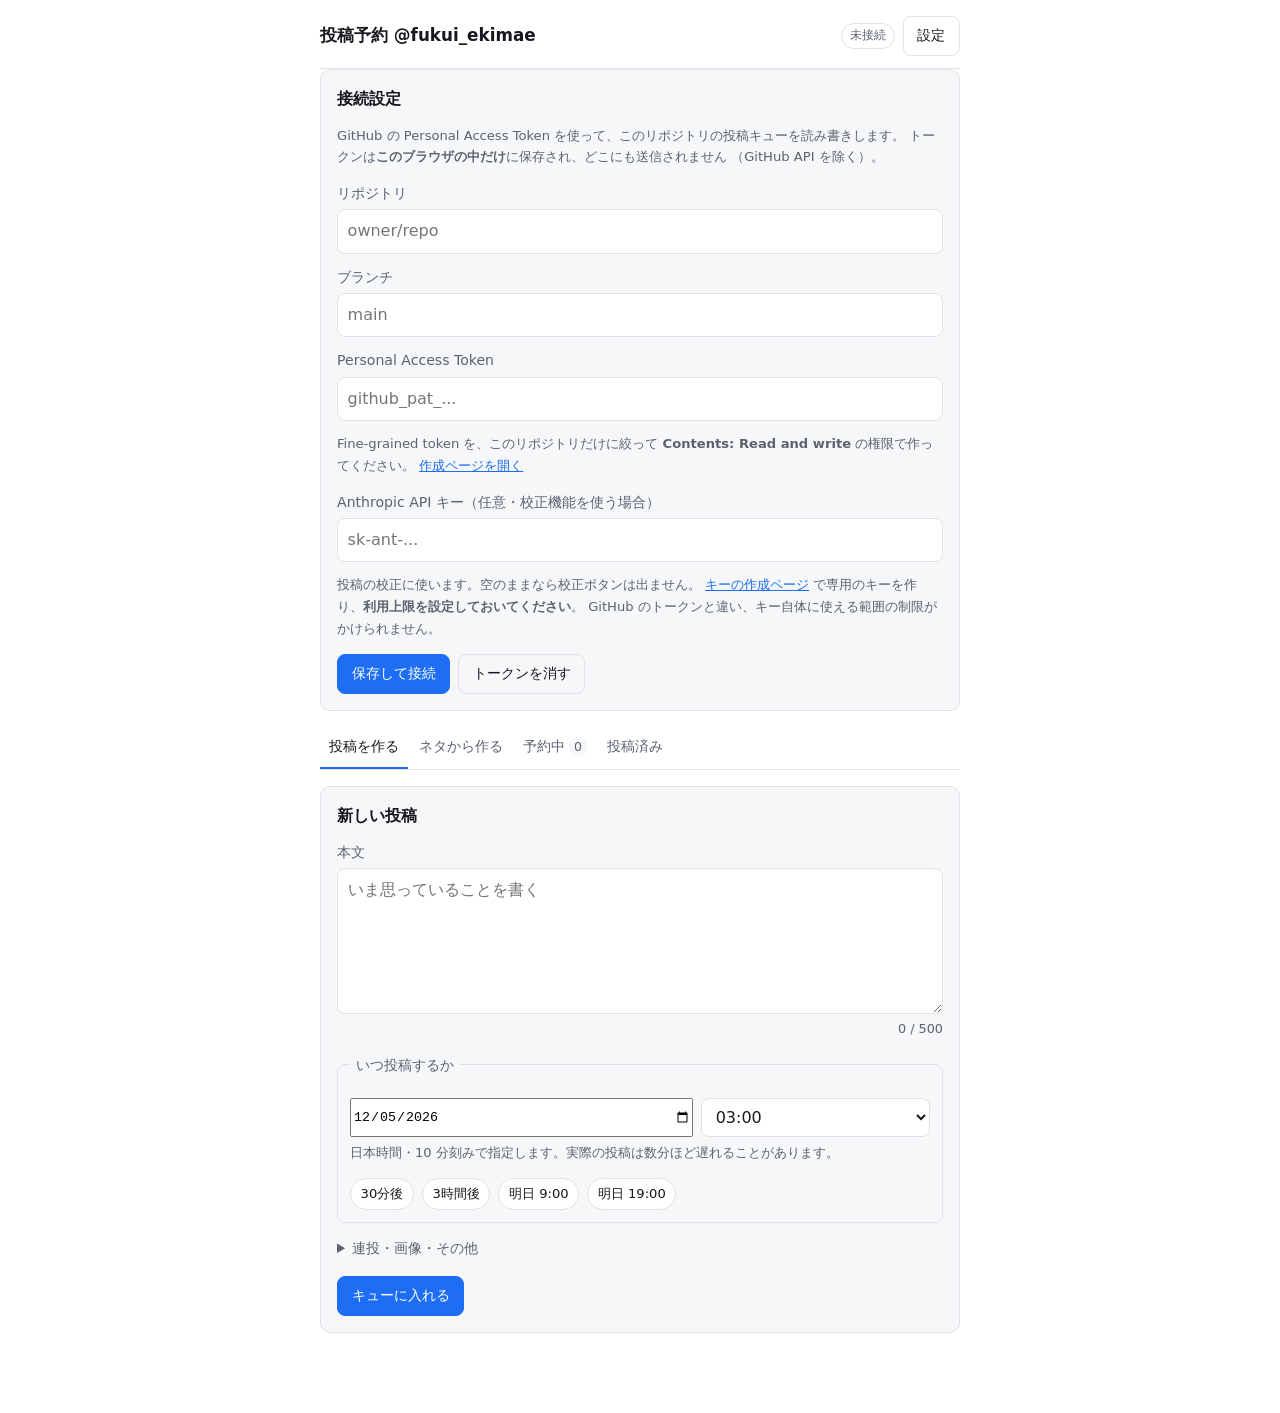
<file: docs/yoyaku/index.html>
<!doctype html>
<html lang="ja">
  <head>
    <meta charset="utf-8" />
    <meta name="viewport" content="width=device-width, initial-scale=1" />
    <meta name="color-scheme" content="light dark" />
    <title>投稿予約｜@fukui_ekimae</title>
    <meta name="robots" content="noindex" />
    <link rel="stylesheet" href="./styles.css?v=11" />
  </head>
  <body>
    <header class="topbar">
      <h1>投稿予約 @fukui_ekimae</h1>
      <div class="topbar-actions">
        <span id="conn" class="badge badge-off">未接続</span>
        <button id="open-settings" class="btn btn-ghost" type="button">設定</button>
      </div>
    </header>

    <div id="banner" class="banner" hidden></div>

    <!-- 設定 -->
    <section id="settings" class="panel" hidden>
      <h2>接続設定</h2>
      <p class="note">
        GitHub の Personal Access Token を使って、このリポジトリの投稿キューを読み書きします。
        トークンは<strong>このブラウザの中だけ</strong>に保存され、どこにも送信されません
        （GitHub API を除く）。
      </p>
      <label>
        リポジトリ
        <input id="cfg-repo" type="text" placeholder="owner/repo" autocomplete="off" />
      </label>
      <label>
        ブランチ
        <input id="cfg-branch" type="text" placeholder="main" autocomplete="off" />
      </label>
      <label>
        Personal Access Token
        <input id="cfg-token" type="password" placeholder="github_pat_..." autocomplete="off" />
      </label>
      <p class="note">
        Fine-grained token を、このリポジトリだけに絞って
        <strong>Contents: Read and write</strong> の権限で作ってください。
        <a id="pat-link" href="https://github.com/settings/personal-access-tokens/new" target="_blank" rel="noreferrer">作成ページを開く</a>
      </p>

      <label>
        Anthropic API キー（任意・校正機能を使う場合）
        <input id="cfg-anthropic" type="password" placeholder="sk-ant-..." autocomplete="off" />
      </label>
      <p class="note">
        投稿の校正に使います。空のままなら校正ボタンは出ません。
        <a href="https://console.anthropic.com/settings/keys" target="_blank" rel="noreferrer">キーの作成ページ</a>
        で専用のキーを作り、<strong>利用上限を設定しておいてください</strong>。
        GitHub のトークンと違い、キー自体に使える範囲の制限がかけられません。
      </p>
      <div class="row">
        <button id="save-settings" class="btn btn-primary" type="button">保存して接続</button>
        <button id="clear-settings" class="btn btn-ghost" type="button">トークンを消す</button>
      </div>
    </section>

    <nav class="tabs" role="tablist">
      <button class="tab is-active" data-tab="compose" role="tab" type="button">投稿を作る</button>
      <button class="tab" data-tab="split" role="tab" type="button">ネタから作る</button>
      <button class="tab" data-tab="queue" role="tab" type="button">
        予約中 <span id="queue-count" class="count">0</span>
      </button>
      <button class="tab" data-tab="history" role="tab" type="button">投稿済み</button>
    </nav>

    <!-- 投稿を作る -->
    <section id="tab-compose" class="tabpanel" role="tabpanel">
      <form id="composer" class="panel">
        <div id="edit-bar" class="edit-bar" hidden>
          <span class="edit-chip">編集中</span>
          <span id="edit-target" class="edit-target"></span>
          <button id="cancel-edit-top" class="btn btn-ghost" type="button">やめる</button>
        </div>
        <h2 id="composer-title">新しい投稿</h2>

        <label>
          本文
          <textarea id="f-text" rows="5" maxlength="500" placeholder="いま思っていることを書く"></textarea>
        </label>
        <div class="counter"><span id="count-text">0</span> / 500</div>

        <div class="row proofread-bar" id="proofread-bar" hidden>
          <button id="proofread" class="btn" type="button">Claude で校正する</button>
          <span id="proofread-status" class="note"></span>
        </div>

        <div id="proofread-result" class="proofread" hidden>
          <div class="field-label">校正案</div>
          <div id="proofread-text" class="card-text"></div>
          <ul id="proofread-notes" class="notes"></ul>
          <div class="row">
            <button id="apply-proofread" class="btn btn-primary" type="button">この文面にする</button>
            <button id="dismiss-proofread" class="btn btn-ghost" type="button">閉じる</button>
          </div>
        </div>

        <fieldset class="when">
          <legend>いつ投稿するか</legend>
          <div id="when-scheduled">
            <div class="datetime">
              <input id="f-date" type="date" aria-label="投稿する日付" />
              <select id="f-time" aria-label="投稿する時刻"></select>
            </div>
            <div class="note">日本時間・10 分刻みで指定します。実際の投稿は数分ほど遅れることがあります。</div>
            <div class="row quick">
              <button class="btn btn-chip" type="button" data-quick="30">30分後</button>
              <button class="btn btn-chip" type="button" data-quick="180">3時間後</button>
              <button class="btn btn-chip" type="button" data-quick="tomorrow9">明日 9:00</button>
              <button class="btn btn-chip" type="button" data-quick="tomorrow19">明日 19:00</button>
            </div>
          </div>
        </fieldset>

        <details class="more">
          <summary>連投・画像・その他</summary>

          <div class="field">
            <span class="field-label">連投（1件目への返信として順につながります）</span>
            <div id="thread-parts"></div>
            <button id="add-thread" class="btn btn-ghost" type="button">＋ 連投を追加</button>
          </div>

          <div class="field">
            <span class="field-label">画像</span>
            <input id="f-image" type="file" accept="image/jpeg,image/png" />
            <div id="image-preview" class="image-preview" hidden>
              <img id="image-thumb" alt="添付画像のプレビュー" />
              <div>
                <div id="image-name" class="mono"></div>
                <button id="remove-image" class="btn btn-ghost" type="button">外す</button>
              </div>
            </div>
            <label>
              代替テキスト（読み上げ用の説明）
              <input id="f-alt" type="text" placeholder="例: 雨の降る福井の街並み" />
            </label>
            <div class="note">
              JPEG / PNG、8MB まで。リポジトリの assets/images/ に保存され、その公開 URL を Threads に渡します。
            </div>
          </div>

          <label>
            リンク（本文に添えるカード）
            <input id="f-link" type="url" placeholder="https://example.com" />
          </label>

          <label>
            返信できる人
            <select id="f-reply-control">
              <option value="">指定しない（全員）</option>
              <option value="everyone">全員</option>
              <option value="accounts_you_follow">フォローしているアカウントのみ</option>
              <option value="mentioned_only">メンションしたアカウントのみ</option>
            </select>
          </label>
        </details>

        <div class="row">
          <button id="submit" class="btn btn-primary" type="submit">キューに入れる</button>
          <button id="cancel-edit" class="btn btn-ghost" type="button" hidden>編集をやめる</button>
        </div>
      </form>
    </section>

    <!-- ネタから作る -->
    <section id="tab-split" class="tabpanel" role="tabpanel" hidden>
      <form id="splitter" class="panel">
        <h2>ネタから投稿を作る</h2>
        <p class="note">
          話したいことをそのまま書いてください。箇条書きでも、思いつくままでも構いません。
          Claude が読んで、独立して読める投稿に分けます。
        </p>
        <label>
          ネタ
          <textarea id="s-source" rows="8" placeholder="例: 今日は自動投稿の仕組みを作った。GitHub Actions の cron が動かなくて…"></textarea>
        </label>
        <div class="counter"><span id="s-count">0</span> 文字</div>
        <label>
          何本に分けるか
          <select id="s-parts">
            <option value="2">2 本</option>
            <option value="3" selected>3 本</option>
            <option value="4">4 本</option>
            <option value="5">5 本</option>
          </select>
        </label>
        <div class="row">
          <button id="split" class="btn btn-primary" type="submit">Claude で分ける</button>
          <span id="split-status" class="note"></span>
        </div>
      </form>

      <div id="split-result" class="panel" hidden>
        <h2>できた投稿</h2>
        <p class="note">そのまま直せます。要らない本は「外す」で除けます。</p>
        <div id="split-items"></div>

        <fieldset class="when">
          <legend>いつから投稿するか</legend>
          <div class="datetime">
            <input id="s-date" type="date" aria-label="1 本目の日付" />
            <select id="s-time" aria-label="1 本目の時刻"></select>
          </div>
          <label>
            間隔
            <select id="s-interval">
              <option value="30">30 分おき</option>
              <option value="60">1 時間おき</option>
              <option value="180">3 時間おき</option>
              <option value="1440" selected>1 日おき</option>
            </select>
          </label>
          <div id="split-preview" class="note"></div>
        </fieldset>

        <div class="row">
          <button id="save-split" class="btn btn-primary" type="button">まとめて予約する</button>
          <button id="discard-split" class="btn btn-ghost" type="button">やめる</button>
        </div>
      </div>
    </section>

    <!-- 予約中 -->
    <section id="tab-queue" class="tabpanel" role="tabpanel" hidden>
      <div id="queue-list" class="list"></div>
      <p id="queue-empty" class="empty" hidden>予約中の投稿はありません。</p>
    </section>

    <!-- 投稿済み -->
    <section id="tab-history" class="tabpanel" role="tabpanel" hidden>
      <div id="history-list" class="list"></div>
      <p id="history-empty" class="empty" hidden>まだ投稿はありません。</p>
    </section>

    <script src="./app.js?v=11"></script>
  </body>
</html>
</file>
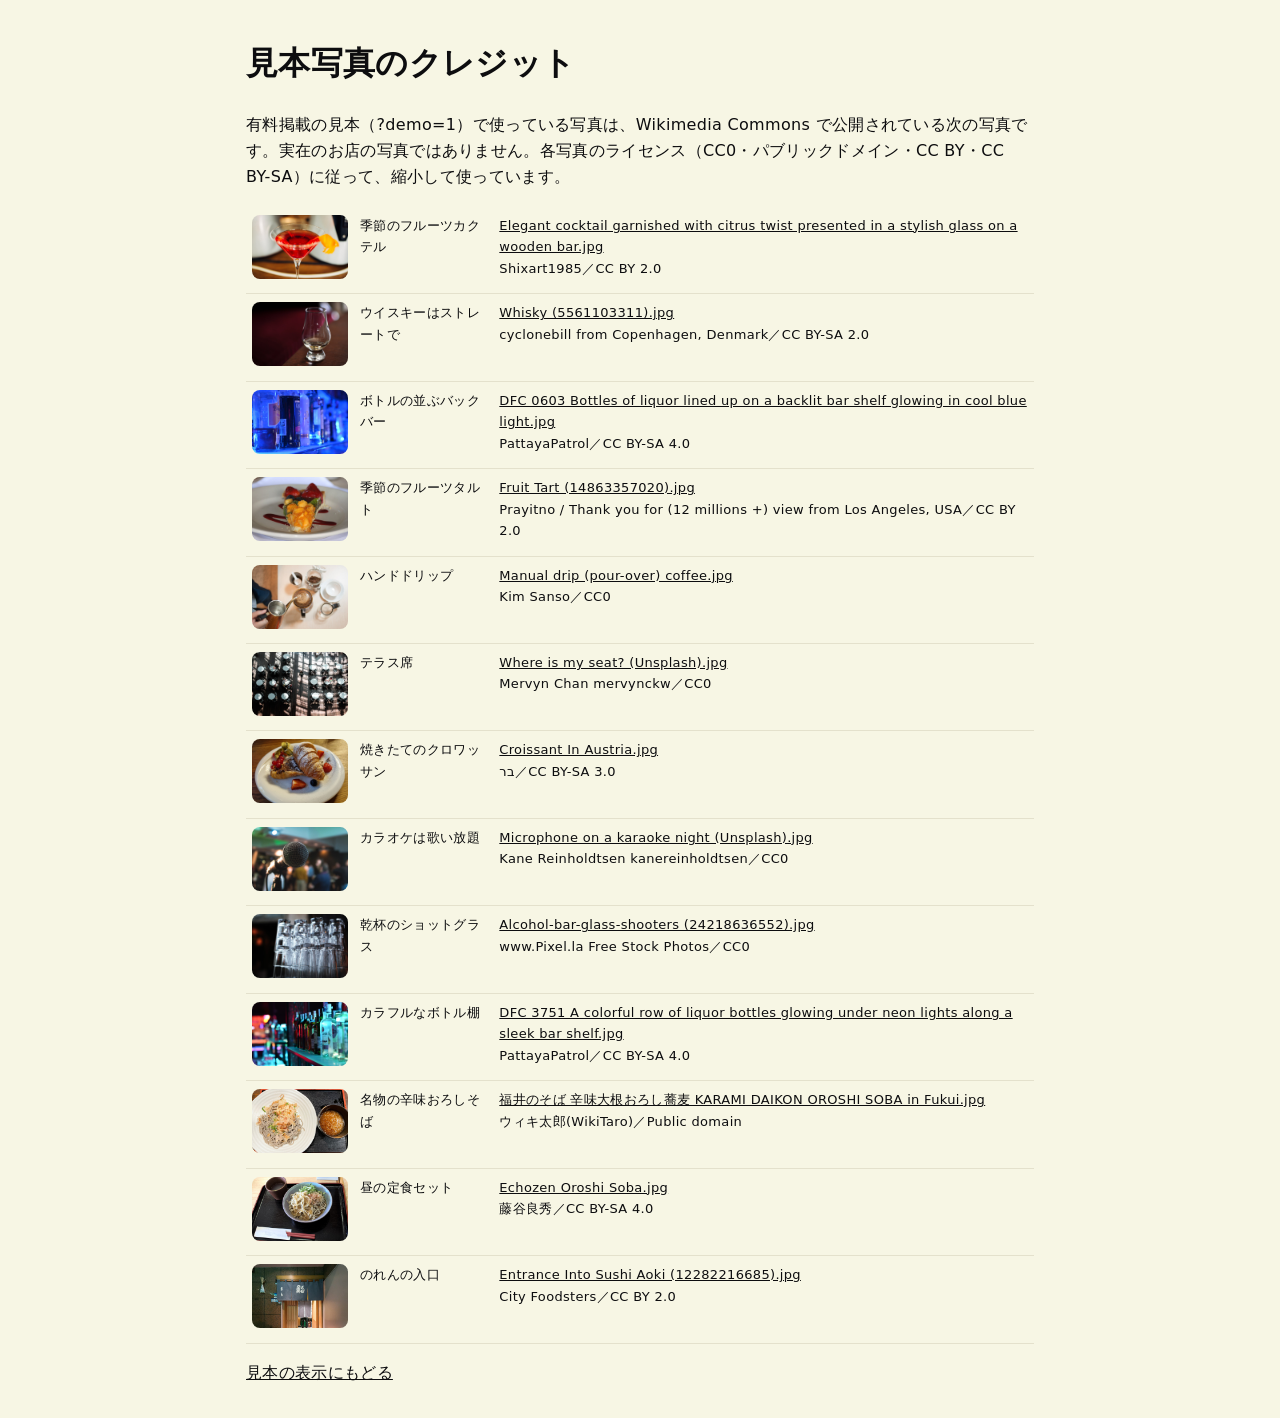
<file: docs/demo/credits.html>
<!doctype html>
<html lang="ja"><head><meta charset="utf-8"><meta name="viewport" content="width=device-width, initial-scale=1"><meta name="robots" content="noindex">
<link rel="icon" href="../favicon-32.png" sizes="32x32" />
  <link rel="icon" href="../icon-192.png" sizes="192x192" />
  <link rel="apple-touch-icon" href="../apple-touch-icon.png" />
  <title>見本写真のクレジット｜ふくふく 福井エキマエ</title><link rel="stylesheet" href="../styles.css">
<style>.doc{max-width:820px;margin:0 auto;padding:16px}table{width:100%;border-collapse:collapse;font-size:13px}td{border-bottom:1px solid var(--line);padding:8px 6px;vertical-align:top}img{border-radius:8px;object-fit:cover}</style></head>
<body><main class="doc"><h1>見本写真のクレジット</h1>
<p>有料掲載の見本（?demo=1）で使っている写真は、Wikimedia Commons で公開されている次の写真です。実在のお店の写真ではありません。各写真のライセンス（CC0・パブリックドメイン・CC BY・CC BY-SA）に従って、縮小して使っています。</p>
<table><tr><td><img src="./bar-1.jpg" alt="" width="96" height="64" loading="lazy"></td><td>季節のフルーツカクテル</td><td><a href="https://commons.wikimedia.org/wiki/File:Elegant_cocktail_garnished_with_citrus_twist_presented_in_a_stylish_glass_on_a_wooden_bar.jpg" target="_blank" rel="noopener">Elegant cocktail garnished with citrus twist presented in a stylish glass on a wooden bar.jpg</a><br>Shixart1985／CC BY 2.0</td></tr>
<tr><td><img src="./bar-2.jpg" alt="" width="96" height="64" loading="lazy"></td><td>ウイスキーはストレートで</td><td><a href="https://commons.wikimedia.org/wiki/File:Whisky_(5561103311).jpg" target="_blank" rel="noopener">Whisky (5561103311).jpg</a><br>cyclonebill from Copenhagen, Denmark／CC BY-SA 2.0</td></tr>
<tr><td><img src="./bar-3.jpg" alt="" width="96" height="64" loading="lazy"></td><td>ボトルの並ぶバックバー</td><td><a href="https://commons.wikimedia.org/wiki/File:DFC_0603_Bottles_of_liquor_lined_up_on_a_backlit_bar_shelf_glowing_in_cool_blue_light.jpg" target="_blank" rel="noopener">DFC 0603 Bottles of liquor lined up on a backlit bar shelf glowing in cool blue light.jpg</a><br>PattayaPatrol／CC BY-SA 4.0</td></tr>
<tr><td><img src="./cafe-1.jpg" alt="" width="96" height="64" loading="lazy"></td><td>季節のフルーツタルト</td><td><a href="https://commons.wikimedia.org/wiki/File:Fruit_Tart_(14863357020).jpg" target="_blank" rel="noopener">Fruit Tart (14863357020).jpg</a><br>Prayitno / Thank you for (12 millions +) view from Los Angeles, USA／CC BY 2.0</td></tr>
<tr><td><img src="./cafe-2.jpg" alt="" width="96" height="64" loading="lazy"></td><td>ハンドドリップ</td><td><a href="https://commons.wikimedia.org/wiki/File:Manual_drip_(pour-over)_coffee.jpg" target="_blank" rel="noopener">Manual drip (pour-over) coffee.jpg</a><br>Kim Sanso／CC0</td></tr>
<tr><td><img src="./cafe-3.jpg" alt="" width="96" height="64" loading="lazy"></td><td>テラス席</td><td><a href="https://commons.wikimedia.org/wiki/File:Where_is_my_seat%3F_(Unsplash).jpg" target="_blank" rel="noopener">Where is my seat? (Unsplash).jpg</a><br>Mervyn Chan mervynckw／CC0</td></tr>
<tr><td><img src="./cafe-4.jpg" alt="" width="96" height="64" loading="lazy"></td><td>焼きたてのクロワッサン</td><td><a href="https://commons.wikimedia.org/wiki/File:Croissant_In_Austria.jpg" target="_blank" rel="noopener">Croissant In Austria.jpg</a><br>בר／CC BY-SA 3.0</td></tr>
<tr><td><img src="./snack-1.jpg" alt="" width="96" height="64" loading="lazy"></td><td>カラオケは歌い放題</td><td><a href="https://commons.wikimedia.org/wiki/File:Microphone_on_a_karaoke_night_(Unsplash).jpg" target="_blank" rel="noopener">Microphone on a karaoke night (Unsplash).jpg</a><br>Kane Reinholdtsen kanereinholdtsen／CC0</td></tr>
<tr><td><img src="./snack-2.jpg" alt="" width="96" height="64" loading="lazy"></td><td>乾杯のショットグラス</td><td><a href="https://commons.wikimedia.org/wiki/File:Alcohol-bar-glass-shooters_(24218636552).jpg" target="_blank" rel="noopener">Alcohol-bar-glass-shooters (24218636552).jpg</a><br>www.Pixel.la Free Stock Photos／CC0</td></tr>
<tr><td><img src="./snack-3.jpg" alt="" width="96" height="64" loading="lazy"></td><td>カラフルなボトル棚</td><td><a href="https://commons.wikimedia.org/wiki/File:DFC_3751_A_colorful_row_of_liquor_bottles_glowing_under_neon_lights_along_a_sleek_bar_shelf.jpg" target="_blank" rel="noopener">DFC 3751 A colorful row of liquor bottles glowing under neon lights along a sleek bar shelf.jpg</a><br>PattayaPatrol／CC BY-SA 4.0</td></tr>
<tr><td><img src="./soba-1.jpg" alt="" width="96" height="64" loading="lazy"></td><td>名物の辛味おろしそば</td><td><a href="https://commons.wikimedia.org/wiki/File:%E7%A6%8F%E4%BA%95%E3%81%AE%E3%81%9D%E3%81%B0_%E8%BE%9B%E5%91%B3%E5%A4%A7%E6%A0%B9%E3%81%8A%E3%82%8D%E3%81%97%E8%95%8E%E9%BA%A6_KARAMI_DAIKON_OROSHI_SOBA_in_Fukui.jpg" target="_blank" rel="noopener">福井のそば 辛味大根おろし蕎麦 KARAMI DAIKON OROSHI SOBA in Fukui.jpg</a><br>ウィキ太郎(WikiTaro)／Public domain</td></tr>
<tr><td><img src="./soba-2.jpg" alt="" width="96" height="64" loading="lazy"></td><td>昼の定食セット</td><td><a href="https://commons.wikimedia.org/wiki/File:Echozen_Oroshi_Soba.jpg" target="_blank" rel="noopener">Echozen Oroshi Soba.jpg</a><br>藤谷良秀／CC BY-SA 4.0</td></tr>
<tr><td><img src="./soba-3.jpg" alt="" width="96" height="64" loading="lazy"></td><td>のれんの入口</td><td><a href="https://commons.wikimedia.org/wiki/File:Entrance_Into_Sushi_Aoki_(12282216685).jpg" target="_blank" rel="noopener">Entrance Into Sushi Aoki (12282216685).jpg</a><br>City Foodsters／CC BY 2.0</td></tr></table>
<p><a href="../?demo=1">見本の表示にもどる</a></p></main><!-- Cloudflare Web Analytics（Cookie を使わない訪問数の計測。管理画面・お店の画面・予約画面には入れない） --><script type='module' src='https://static.cloudflareinsights.com/beacon.min.js' data-cf-beacon='{"token": "3aaafd7d27394467afd6af1b848c00ac"}'></script><!-- End Cloudflare Web Analytics -->
</body></html>
</file>
<file: docs/yoyaku/styles.css>
:root {
  --bg: #ffffff;
  --bg-soft: #f6f7f9;
  --fg: #16181d;
  --fg-muted: #5b6270;
  --border: #dfe2e8;
  --accent: #1d6ef5;
  --accent-fg: #ffffff;
  --danger: #c1352b;
  --ok: #1a7f4b;
  --accent-soft: #e7f0fe;
  --radius: 10px;
}

@media (prefers-color-scheme: dark) {
  :root {
    --bg: #14161a;
    --bg-soft: #1c1f25;
    --fg: #e8eaed;
    --fg-muted: #9aa2b1;
    --border: #2c313a;
    --accent: #4d8dff;
    --accent-fg: #0b1220;
    --danger: #ff7a70;
    --ok: #5cd196;
    --accent-soft: #16263d;
  }
}

* { box-sizing: border-box; }

/* display を指定した要素にも hidden 属性を効かせる */
[hidden] { display: none !important; }

body {
  margin: 0 auto;
  padding: 0 1rem 4rem;
  max-width: 42rem;
  background: var(--bg);
  color: var(--fg);
  font-family: system-ui, -apple-system, "Hiragino Sans", "Noto Sans JP", sans-serif;
  line-height: 1.65;
}

.topbar {
  display: flex;
  align-items: center;
  justify-content: space-between;
  gap: 0.75rem;
  padding: 1rem 0 0.75rem;
  border-bottom: 1px solid var(--border);
}

.topbar h1 { margin: 0; font-size: 1.05rem; white-space: nowrap; }
.topbar-actions { display: flex; align-items: center; gap: 0.5rem; }

.badge {
  padding: 0.15rem 0.5rem;
  border-radius: 999px;
  font-size: 0.75rem;
  border: 1px solid var(--border);
  color: var(--fg-muted);
  white-space: nowrap;
  overflow: hidden;
  text-overflow: ellipsis;
  max-width: 9rem;
}
.badge-on { color: var(--ok); border-color: currentColor; }
.badge-off { color: var(--fg-muted); }

.banner {
  margin: 0.75rem 0;
  padding: 0.6rem 0.8rem;
  border-radius: var(--radius);
  border: 1px solid var(--border);
  background: var(--bg-soft);
  font-size: 0.9rem;
}
.banner-error { border-color: var(--danger); color: var(--danger); }
.banner-ok { border-color: var(--ok); color: var(--ok); }

.tabs {
  display: flex;
  gap: 0.15rem;
  margin: 1rem 0;
  border-bottom: 1px solid var(--border);
  /* タブが増えても折り返さず、入りきらなければ横スクロールさせる */
  overflow-x: auto;
  scrollbar-width: none;
}
.tabs::-webkit-scrollbar { display: none; }

.tab {
  flex: 0 0 auto;
  padding: 0.5rem 0.55rem;
  border: 0;
  border-bottom: 2px solid transparent;
  background: none;
  color: var(--fg-muted);
  font: inherit;
  font-size: 0.9rem;
  white-space: nowrap;
  cursor: pointer;
}
.tab.is-active { color: var(--fg); border-bottom-color: var(--accent); }

.count {
  display: inline-block;
  min-width: 1.4em;
  padding: 0 0.35em;
  border-radius: 999px;
  background: var(--bg-soft);
  font-size: 0.78rem;
  text-align: center;
}

.panel {
  margin: 0 0 1rem;
  padding: 1rem;
  border: 1px solid var(--border);
  border-radius: var(--radius);
  background: var(--bg-soft);
}
.panel h2 { margin: 0 0 0.75rem; font-size: 1rem; }

label {
  display: block;
  margin-bottom: 0.75rem;
  font-size: 0.88rem;
  color: var(--fg-muted);
}
label.radio { display: flex; align-items: flex-start; gap: 0.4rem; color: var(--fg); }
label.radio input { margin-top: 0.45rem; }

input[type="text"],
input[type="url"],
input[type="password"],
input[type="datetime-local"],
select,
textarea {
  display: block;
  width: 100%;
  margin-top: 0.25rem;
  padding: 0.5rem 0.6rem;
  border: 1px solid var(--border);
  border-radius: 8px;
  background: var(--bg);
  color: var(--fg);
  font: inherit;
  font-size: 1rem;
}
textarea { resize: vertical; line-height: 1.6; }
input[type="file"] { font-size: 0.9rem; color: var(--fg-muted); }

.counter { margin: -0.5rem 0 0.9rem; font-size: 0.8rem; color: var(--fg-muted); text-align: right; }
.counter.over { color: var(--danger); }

fieldset.when {
  margin: 0 0 0.9rem;
  padding: 0.75rem;
  border: 1px solid var(--border);
  border-radius: 8px;
}
fieldset.when legend { padding: 0 0.35rem; font-size: 0.85rem; color: var(--fg-muted); }
#when-scheduled { margin-top: 0.6rem; }

.row { display: flex; flex-wrap: wrap; gap: 0.5rem; align-items: center; }
.datetime { display: flex; gap: 0.5rem; }
.datetime input { flex: 1 1 60%; margin-top: 0; }
.datetime select { flex: 1 1 40%; margin-top: 0; }
.row.quick { margin-top: 0.5rem; }

.btn {
  padding: 0.45rem 0.85rem;
  border: 1px solid var(--border);
  border-radius: 8px;
  background: var(--bg);
  color: var(--fg);
  font: inherit;
  font-size: 0.9rem;
  cursor: pointer;
}
.btn:hover { border-color: var(--accent); }
.btn:disabled { opacity: 0.5; cursor: not-allowed; }
.btn-primary { background: var(--accent); border-color: var(--accent); color: var(--accent-fg); }
.btn-ghost { background: none; }
.btn-chip { padding: 0.25rem 0.6rem; border-radius: 999px; font-size: 0.82rem; }
.btn-danger { color: var(--danger); }

.more { margin-bottom: 0.9rem; }
.more summary { cursor: pointer; font-size: 0.9rem; color: var(--fg-muted); }
.field { margin: 0.9rem 0; }
.field-label { display: block; margin-bottom: 0.35rem; font-size: 0.88rem; color: var(--fg-muted); }

.thread-part { display: flex; gap: 0.4rem; align-items: flex-start; margin-bottom: 0.4rem; }
.thread-part textarea { margin-top: 0; }

.image-preview { display: flex; gap: 0.75rem; align-items: center; margin: 0.5rem 0; }
.image-preview img { width: 72px; height: 72px; object-fit: cover; border-radius: 8px; border: 1px solid var(--border); }

.note { margin: 0.35rem 0 0.9rem; font-size: 0.82rem; color: var(--fg-muted); }
.mono { font-family: ui-monospace, SFMono-Regular, Menlo, monospace; font-size: 0.8rem; word-break: break-all; }

.list { display: flex; flex-direction: column; gap: 0.6rem; }

.card {
  padding: 0.8rem;
  border: 1px solid var(--border);
  border-radius: var(--radius);
  background: var(--bg-soft);
}
.card-when { font-size: 0.8rem; color: var(--fg-muted); margin-bottom: 0.35rem; }
.card-when.due { color: var(--danger); }
.card-text { white-space: pre-wrap; overflow-wrap: anywhere; }
.card-meta { margin-top: 0.4rem; font-size: 0.8rem; color: var(--fg-muted); }
.card-actions { display: flex; gap: 0.4rem; margin-top: 0.6rem; }
.card img.attached { max-width: 100%; margin-top: 0.5rem; border-radius: 8px; border: 1px solid var(--border); }

.empty { color: var(--fg-muted); text-align: center; padding: 2rem 0; }

a { color: var(--accent); }

/* 校正 */
.proofread-bar { margin-bottom: 0.9rem; }

.proofread {
  margin: 0 0 0.9rem;
  padding: 0.8rem;
  border: 1px solid var(--accent);
  border-radius: var(--radius);
  background: var(--bg);
}

.proofread .card-text { margin-bottom: 0.5rem; }

.notes {
  margin: 0 0 0.7rem;
  padding-left: 1.1rem;
  font-size: 0.84rem;
  color: var(--fg-muted);
}
.notes li { margin-bottom: 0.2rem; }
.notes .kind { color: var(--fg); }

/* ネタから作る */
.split-item {
  margin-bottom: 0.9rem;
  padding: 0.7rem;
  border: 1px solid var(--border);
  border-radius: var(--radius);
  background: var(--bg);
}
.split-item textarea { margin-top: 0.35rem; }
.split-item .counter { margin: 0.2rem 0 0; }
.split-item .card-actions { margin-top: 0.3rem; }

#split-preview { margin: 0.6rem 0 0; }

/* 分割結果のなかに出す校正欄は、外側の枠と入れ子になるので控えめにする */
.proofread-inline {
  margin-top: 0.6rem;
  padding: 0.65rem 0.75rem;
  background: var(--bg-soft);
  font-size: 0.92rem;
}
.proofread-inline .notes { margin-bottom: 0.55rem; }
.split-item .card-actions { flex-wrap: wrap; align-items: center; }
.split-item .card-actions .note { margin: 0; }

/* 編集中であることを、色と帯ではっきり出す */
.panel.is-editing {
  border-color: var(--accent);
  background: var(--bg);
}

.edit-bar {
  display: flex;
  align-items: center;
  gap: 0.5rem;
  flex-wrap: wrap;
  margin: 0 0 0.9rem;
  padding: 0.5rem 0.6rem;
  background: var(--accent-soft);
  border-radius: 8px;
}

.edit-chip {
  flex: 0 0 auto;
  padding: 0.12rem 0.5rem;
  border-radius: 999px;
  background: var(--accent);
  color: var(--accent-fg);
  font-size: 0.75rem;
  font-weight: 700;
}

.edit-target {
  flex: 1 1 8rem;
  font-size: 0.82rem;
  color: var(--fg-muted);
  overflow-wrap: anywhere;
}

.edit-bar .btn { flex: 0 0 auto; padding: 0.25rem 0.6rem; font-size: 0.82rem; }

/* 別のタブにいても編集中だと分かるように印を出す */
.tab-dot {
  display: inline-block;
  width: 0.45rem;
  height: 0.45rem;
  margin-left: 0.3rem;
  border-radius: 50%;
  background: var(--accent);
  vertical-align: middle;
}
</file>
<file: docs/styles.css>
/* ふくふく｜福井エキマエ
   おでかけ帖の骨組み（色付きヘッダー・チケット型カード・下のタブバー）をもとに、
   昼は「のれん」、夜は「夕暮れの路地」の配色。夜も背景は明るめにして暗くしすぎない。 */
:root {
  /* 昼（グルメ）：墨と朱。黒はリッチブラック、背景はごく薄い生成り、差し色は判子の朱色だけ */
  --bg: #f7f6e4; --surface: #ffffff; --ink: #0d0d0f; --muted: #6b6858; --line: #e4e1cc;
  --hd: #0b0b0d; --hd-deep: #000000; --hd-ink: #ffffff;
  --main: #0d0d0f; --main-soft: #eeecd8; --accent: #c4372c; --accent-soft: #f8e6e3;
  --stamp: #c4372c; --stamp-bg: #fffdf8; --pr: #c4372c; --pr-soft: #fcefed; --band: #c4372c;
  --shadow: 0 1px 2px rgba(0, 0, 0, .04), 0 8px 22px rgba(0, 0, 0, .05);
  --tabbar: 64px; --radius: 18px;
  --f-body: "YakuHanJP", "dnp-shuei-gothic-gin-std", "Zen Kaku Gothic New", "Hiragino Sans", system-ui, sans-serif;
  --f-head: "M PLUS Rounded 1c", "Hiragino Maru Gothic ProN", var(--f-body);
  --f-en: "Jost", var(--f-body);
}
body[data-mode="night"] {
  /* 夜：相生ユニビオの「落ち着いた紫 × アイボリー × 金色」を参考に。背景は明るいまま、上品な夜の雰囲気に */
  --bg: #f2f2ea; --surface: #fffefa; --ink: #33283f; --muted: #6c6276; --line: #d9d0bf;
  --hd: #62448c; --hd-deep: #4b3370; --hd-ink: #ffffff;
  --main: #62448c; --main-soft: #ece6f3; --accent: #dea426; --accent-soft: #faf0d9;
  --stamp: #a87612; --stamp-bg: #f7efdc; --pr: #8a6410; --pr-soft: #f8edd2; --band: #dea426;
  --shadow: 0 1px 2px rgba(60, 40, 90, .06), 0 8px 22px rgba(60, 40, 90, .08);
}
* { box-sizing: border-box; }
[hidden] { display: none !important; }
html { -webkit-text-size-adjust: 100%; }
body { margin: 0; background: var(--bg); color: var(--ink); line-height: 1.65;
  font-family: var(--f-body); font-weight: 500; letter-spacing: .02em;
  padding-bottom: calc(var(--tabbar) + env(safe-area-inset-bottom)); transition: background .35s, color .35s; }
a { color: inherit; }
button, input, textarea, select { font: inherit; color: inherit; }
svg.i { width: 22px; height: 22px; fill: none; stroke: currentColor; stroke-width: 2; stroke-linecap: round; stroke-linejoin: round; flex: none; }
h1, h2, h3, .logo-t b, .t-title, .mood-t b, .ph-row h1, .btn, .seg button, .tabbar > *, .hd-nav button { font-family: var(--f-head); }
.en, .logo-t small, .season, .band, .ph-count b { font-family: var(--f-en); letter-spacing: .14em; }
.visually-hidden { position: absolute; width: 1px; height: 1px; overflow: hidden; clip: rect(0 0 0 0); white-space: nowrap; }
.wrap { max-width: 1180px; margin: 0 auto; padding: 0 16px; }

/* ── ヘッダー ── */
.hd { position: sticky; top: 0; z-index: 20; background: var(--hd); color: var(--hd-ink); transition: background .35s; }
.hd::after { /* のれんの裾のような、細い波の飾り */
  content: ""; position: absolute; left: 0; right: 0; bottom: -6px; height: 6px;
  background: radial-gradient(circle at 6px 0, var(--hd) 5.5px, transparent 6px) 0 0 / 12px 6px repeat-x; }
.hd-in { max-width: 1180px; margin: 0 auto; display: flex; align-items: center; gap: 10px; padding: 10px 16px; }
.logo { display: flex; align-items: center; gap: 10px; text-decoration: none; margin-right: auto; min-width: 0; }
.emblem { width: 40px; height: 40px; border-radius: 50%; background: #fff; color: var(--hd); display: grid; place-items: center; flex: none;
  font-weight: 800; font-size: 1.25rem; box-shadow: 0 0 0 2px rgba(255,255,255,.6); transition: color .35s; }
.logo-t small { display: block; font-size: .6rem; letter-spacing: .24em; opacity: .85; line-height: 1.3; }
.logo-t b { display: block; font-weight: 800; font-size: 1.18rem; letter-spacing: .08em; line-height: 1.2; white-space: nowrap; }
.hd-btn { height: 40px; min-width: 40px; padding: 0 12px; border-radius: 999px; border: 1.5px solid rgba(255,255,255,.45); background: rgba(255,255,255,.08);
  color: #fff; display: inline-flex; align-items: center; justify-content: center; gap: 6px; text-decoration: none; font-size: .82rem; font-weight: 700; }
.hd-btn:hover { background: rgba(255,255,255,.18); }
.hd-btn svg { width: 20px; height: 20px; }
.hd-btn .t, .hd-nav, .hd-search { display: none; }

/* ── 下のタブバー（スマホ） ── */
.tabbar { position: fixed; z-index: 20; left: 0; right: 0; bottom: 0; background: var(--surface); border-top: 1px solid var(--line);
  display: grid; grid-template-columns: repeat(4, 1fr); padding: 6px 2px calc(6px + env(safe-area-inset-bottom)); box-shadow: 0 -4px 16px rgba(0,0,0,.05); }
.tabbar > * { border: 0; background: none; cursor: pointer; display: flex; flex-direction: column; align-items: center; gap: 2px; font-size: .68rem; font-weight: 700; color: var(--muted); padding: 2px 0; text-decoration: none; }
.tabbar .ic { width: 50px; height: 30px; border-radius: 15px; display: grid; place-items: center; transition: background .15s; }
.tabbar [aria-pressed="true"] { color: var(--main); }
.tabbar [aria-pressed="true"] .ic { background: var(--main-soft); }

@media (min-width: 900px) {
  body { padding-bottom: 0; }
  .tabbar { display: none; }
  .hd-in { gap: 14px; padding: 12px 24px; }
  .logo { margin-right: 8px; flex: none; }
  .hd-nav { display: flex; gap: 4px; margin-right: auto; }
  .hd-nav button { border: 0; background: none; color: rgba(255,255,255,.85); padding: 8px 16px; border-radius: 999px; cursor: pointer; display: inline-flex; align-items: center; gap: 6px; font-size: .9rem; font-weight: 700; }
  .hd-nav button:hover { background: rgba(255,255,255,.12); color: #fff; }
  .hd-nav button[aria-pressed="true"] { background: #fff; color: var(--hd-deep); }
  .hd-nav svg { width: 18px; height: 18px; }
  .hd-search { display: flex; align-items: center; gap: 6px; flex: 0 1 260px; background: rgba(255,255,255,.16); border-radius: 999px; padding: 0 14px; }
  .hd-search:focus-within { background: #fff; color: var(--ink); }
  .hd-search input { flex: 1; min-width: 0; border: 0; outline: 0; background: none; font-size: .9rem; padding: 9px 0; }
  .hd-search input::placeholder { color: rgba(255,255,255,.8); }
  .hd-search:focus-within input::placeholder { color: var(--muted); }
  .hd-search svg { width: 18px; height: 18px; }
  .hd-btn .t { display: inline; }
  .m-search { display: none !important; }
}

/* ── ページの見出し ── */
.page-head { padding: 22px 0 6px; }
.eyebrow { display: flex; align-items: center; gap: 10px; margin: 0 0 8px; }
.band { display: inline-block; background: var(--band); color: #fff; font-size: .7rem; font-weight: 600; padding: 3px 12px 2px; border-radius: 999px; transition: background .35s; }
body[data-mode="night"] .band { color: #3a2c05; }
.season { font-size: .72rem; font-weight: 500; color: var(--muted); }
.lead { margin: 0 0 8px; font-size: .84rem; color: var(--muted); font-weight: 700; }
.ph-row { display: flex; align-items: center; gap: 12px; padding-bottom: 14px; border-bottom: 3px dotted var(--line); }
.ph-icon { width: 44px; height: 44px; border-radius: 14px; background: var(--main); color: #fff; display: grid; place-items: center; flex: none; transition: background .35s; }
.ph-row h1 { margin: 0; font-size: 1.5rem; font-weight: 800; letter-spacing: .06em; }
.ph-row h1 .ph-pre { display: block; font-size: .78rem; font-weight: 700; letter-spacing: .04em; opacity: .7; }
.ph-count { margin-left: auto; color: var(--muted); font-size: .8rem; font-weight: 700; }
.ph-count b { font-size: 1.6rem; font-weight: 500; letter-spacing: .02em; color: var(--main); margin-right: 3px; }

/* ── きょうの気分 ── */
.moods { padding: 16px 0 4px; }
.moods-t { display: flex; align-items: baseline; gap: 10px; font-size: .95rem; font-weight: 800; margin: 0 0 10px; }
.moods-t .en, .sec .en { font-size: .68rem; font-weight: 600; color: var(--main); }
.mood-row { display: grid; grid-template-columns: repeat(2, minmax(0, 1fr)); gap: 10px; }
@media (min-width: 900px) { .mood-row { grid-template-columns: repeat(4, minmax(0, 1fr)); } }
.mood { min-width: 0; display: flex; align-items: center; gap: 10px; text-align: left; border: 1.5px solid var(--line); background: var(--surface); border-radius: 16px; padding: 10px 12px;
  cursor: pointer; box-shadow: var(--shadow); transition: transform .12s, border-color .15s, background .15s; }
.mood:hover { transform: translateY(-1px); border-color: var(--main); }
.mood-ic { width: 40px; height: 40px; border-radius: 12px; background: var(--accent-soft); display: grid; place-items: center; font-size: 1.3rem; flex: none; }
.mood-t { display: flex; flex-direction: column; min-width: 0; line-height: 1.3; }
.mood-t b { font-size: .88rem; font-weight: 800; }
.mood-t small { letter-spacing: 0; font-size: .68rem; color: var(--muted); font-weight: 700; white-space: nowrap; overflow: hidden; text-overflow: ellipsis; }
.mood[aria-pressed="true"] { background: var(--main); border-color: var(--main); color: #fff; }
.mood[aria-pressed="true"] small { color: rgba(255,255,255,.85); }
.mood[aria-pressed="true"] .mood-ic { background: rgba(255,255,255,.2); }

/* ── 絞り込み ── */
.filters { padding: 12px 0 8px; display: grid; gap: 10px; }
/* PC だけ絞り込みを上に固定する（スマホは画面が狭いので固定しない） */
@media (min-width: 900px) { .filters { position: sticky; top: 64px; z-index: 10; background: var(--bg); transition: background .35s; } }
.m-search { display: flex; align-items: center; gap: 8px; background: var(--surface); border: 1.5px solid var(--line); border-radius: 999px; padding: 0 14px; color: var(--muted); }
.m-search:focus-within { border-color: var(--main); }
.m-search input { flex: 1; min-width: 0; border: 0; outline: 0; background: none; font-size: 16px; padding: 9px 0; color: var(--ink); }
.m-search svg { width: 18px; height: 18px; }
.seg { display: inline-flex; background: var(--surface); border: 1.5px solid var(--line); border-radius: 999px; padding: 3px; justify-self: start; }
.seg button { border: 0; background: none; padding: 6px 16px; border-radius: 999px; cursor: pointer; font-size: .86rem; font-weight: 700; color: var(--muted); }
.seg button[aria-pressed="true"] { background: var(--main); color: #fff; }
.chips { display: flex; gap: 8px; overflow-x: auto; padding: 2px 2px 4px; scrollbar-width: none; }
.chips::-webkit-scrollbar { display: none; }
.chip { letter-spacing: .01em; flex: none; border: 1.5px solid var(--line); background: var(--surface); padding: 5px 12px; border-radius: 999px; cursor: pointer; font-size: .8rem; font-weight: 700; white-space: nowrap; color: var(--ink); }
.chip small { color: var(--muted); font-weight: 700; margin-left: 2px; }
.chip[aria-pressed="true"] { background: var(--ink); border-color: var(--ink); color: var(--bg); }
.chip[aria-pressed="true"] small { color: inherit; opacity: .7; }

.sec { display: flex; align-items: center; gap: 8px; font-size: 1rem; font-weight: 800; margin: 18px 0 12px; }
.sec { align-items: baseline; }
.sec::after { content: ""; flex: 1; border-top: 2px dashed var(--line); margin-left: 6px; }

/* ── チケット型のカード ── */
.cards { list-style: none; margin: 0; padding: 0; display: grid; gap: 14px; grid-template-columns: repeat(auto-fill, minmax(300px, 1fr)); }
.ticket { --notch: 11px; --kc: var(--main); position: relative; background: var(--surface); border-radius: var(--radius); box-shadow: var(--shadow);
  display: flex; flex-direction: column; overflow: hidden; transition: transform .15s; }
.ticket:hover { transform: translateY(-2px); }
.ticket::before { content: ""; position: absolute; left: 0; top: 0; bottom: 0; width: 5px; background: var(--kc); z-index: 1; }
.ticket.is-pr { --kc: var(--accent); }
.t-link { text-decoration: none; display: block; flex: 1; }
.t-photo { aspect-ratio: 16 / 9; background: var(--main-soft) center / cover no-repeat; position: relative; }
.t-photo .pr-tag { position: absolute; left: 12px; bottom: 10px; }
.t-main { display: grid; grid-template-columns: 58px 1fr; gap: 4px 14px; padding: 16px 16px 14px 20px; }
.stamp { width: 56px; height: 56px; border-radius: 50%; border: 2.5px dashed var(--stamp); color: var(--stamp); align-self: start;
  display: flex; flex-direction: column; align-items: center; justify-content: center; line-height: 1; transform: rotate(-8deg); font-size: 1.4rem; }
.stamp { background: var(--stamp-bg); }
.stamp .gi { width: 36px; height: 36px; object-fit: contain; transform: rotate(8deg); }
body[data-mode="day"] .stamp .gi { transform: rotate(4deg); }
.d-ticket .stamp .gi { width: 42px; height: 42px; }
.chip .gi { width: 22px; height: 22px; object-fit: contain; vertical-align: -6px; margin-right: 3px; }
.stamp small { font-size: .52rem; font-weight: 800; margin-top: 3px; letter-spacing: .04em; }
.t-text { min-width: 0; display: flex; flex-direction: column; gap: 4px; }
.t-tags { display: flex; flex-wrap: wrap; gap: 6px; align-items: center; font-size: .7rem; font-weight: 800; }
.t-tags .kind { color: var(--kc); display: inline-flex; align-items: center; gap: 4px; }
.t-tags .kind i { width: 8px; height: 8px; border-radius: 50%; background: var(--kc); }
.pr-tag { background: var(--pr-soft); color: var(--pr); border: 1px solid currentColor; border-radius: 5px; padding: 0 6px; font-size: .66rem; font-weight: 800; letter-spacing: .08em; }
.t-title { margin: 0; font-size: 1.04rem; font-weight: 800; line-height: 1.45; overflow-wrap: anywhere; }
.t-note { margin: 0; font-size: .84rem; color: var(--muted); }
.t-area { align-self: flex-start; display: inline-flex; align-items: center; gap: 3px; background: var(--main-soft); color: var(--main); border-radius: 999px; padding: 1px 10px 1px 6px; font-size: .74rem; font-weight: 700; margin-top: 2px; }
.t-area svg { width: 14px; height: 14px; }
.perf { position: relative; height: 0; border-top: 2px dashed var(--line); margin: 0 16px; }
.perf::before, .perf::after { content: ""; position: absolute; top: calc(var(--notch) * -1 - 1px); width: calc(var(--notch) * 2); height: calc(var(--notch) * 2); border-radius: 50%; background: var(--bg); transition: background .35s; }
.perf::before { left: calc(-16px - var(--notch)); } .perf::after { right: calc(-16px - var(--notch)); }
.stub { display: flex; gap: 8px; padding: 12px 16px 14px 20px; flex-wrap: wrap; }
.pill { display: inline-flex; align-items: center; gap: 5px; text-decoration: none; font-size: .78rem; font-weight: 700; border: 1.5px solid var(--line); background: var(--surface); padding: 5px 12px; border-radius: 999px; color: var(--ink); }
.pill:hover { border-color: var(--main); color: var(--main); }
.pill svg { width: 16px; height: 16px; }
.pill.ig { color: #c13584; border-color: #f3d3e5; background: #fff7fb; }
.more { display: flex; align-items: center; justify-content: center; width: 100%; max-width: 420px; margin: 24px auto 8px; padding: 12px 18px; border-radius: 14px;
  border: 1.5px dashed var(--line); background: var(--surface); color: var(--muted); font-weight: 800; font-size: .9rem; cursor: pointer; }
.more:hover { border-color: var(--main); color: var(--main); }
.empty { color: var(--muted); padding: 32px 16px; text-align: center; grid-column: 1 / -1; background: var(--surface); border: 1.5px dashed var(--line); border-radius: var(--radius); }
.empty b { display: block; color: var(--ink); font-family: var(--f-head); font-size: 1rem; margin-bottom: 4px; }
.empty p { margin: 0 0 14px; font-size: .86rem; }
.empty-acts { display: flex; flex-wrap: wrap; gap: 8px; justify-content: center; }
.empty-acts button { border: 1.5px solid var(--line); background: var(--surface); color: var(--ink); border-radius: 999px; padding: 7px 16px; font-size: .84rem; font-weight: 700; cursor: pointer; }
.empty-acts button.go { background: var(--btn); border-color: var(--btn); color: #fff; }
body[data-mode="day"] .empty-acts button { border-radius: 6px; }
/* 読み込み中の仮のカード */
.skel { height: 132px; border-radius: var(--radius); background: linear-gradient(100deg, var(--surface) 30%, var(--main-soft) 50%, var(--surface) 70%) 0 0 / 300% 100%;
  box-shadow: var(--shadow); animation: skel 1.4s ease-in-out infinite; }
@keyframes skel { from { background-position: 100% 0; } to { background-position: 0 0; } }
@media (prefers-reduced-motion: reduce) { .skel { animation: none; } }

/* ── 店の詳細 ── */
.detail { padding-top: 14px; padding-bottom: 28px; }
.back { display: inline-flex; align-items: center; gap: 4px; border: 0; background: none; color: var(--muted); cursor: pointer; padding: 6px 0; font-size: .88rem; font-weight: 700; }
.back svg { width: 18px; height: 18px; }
.d-ticket { max-width: 760px; margin: 6px auto 0; }
.d-ticket .t-main { grid-template-columns: 64px 1fr; padding: 20px 20px 16px 24px; }
.d-ticket .stamp { width: 62px; height: 62px; font-size: 1.6rem; }
.d-ticket .t-title { font-size: 1.4rem; }
.gallery { display: grid; grid-auto-flow: column; grid-auto-columns: 86%; gap: 8px; overflow-x: auto; scroll-snap-type: x mandatory; padding: 0 0 4px; }
.gallery figure { margin: 0; scroll-snap-align: start; }
.gallery img { width: 100%; aspect-ratio: 4 / 3; object-fit: cover; display: block; }
.gallery figcaption { font-size: .76rem; color: var(--muted); padding: 4px 8px; }
.d-sec { padding: 14px 20px 6px 24px; }
.d-sec h2 { display: flex; align-items: center; gap: 6px; font-size: .8rem; margin: 0 0 6px; color: var(--muted); font-weight: 800; }
.d-sec h2 svg { width: 16px; height: 16px; }
.d-sec p { margin: 0; white-space: pre-wrap; font-size: .92rem; }
.links { display: flex; flex-wrap: wrap; gap: 8px; }
.free-note { max-width: 760px; margin: 14px auto 0; font-size: .82rem; color: var(--muted); background: var(--surface); border: 1.5px dashed var(--line); border-radius: 14px; padding: 12px 16px; }
@media (min-width: 900px) { .gallery { grid-auto-columns: 48%; } }

/* ── お問い合わせ・フッター ── */
.inquiry { padding-top: 32px; padding-bottom: 8px; }
.inq-card { background: var(--surface); border-radius: var(--radius); box-shadow: var(--shadow); padding: 20px; max-width: 760px; margin: 0 auto; border-top: 5px solid var(--main); }
.inq-card h2 { font-size: 1.1rem; margin: 0 0 6px; }
.inq-card p { font-size: .86rem; color: var(--muted); margin: 0 0 14px; }
form label { display: grid; gap: 4px; font-size: .8rem; font-weight: 700; margin-bottom: 10px; }
form input, form textarea { border: 1.5px solid var(--line); background: var(--surface); border-radius: 12px; padding: 10px 12px; font-size: 16px; font-weight: 500; }
form input:focus, form textarea:focus { outline: 2px solid var(--main-soft); border-color: var(--main); }
.btn { border: 0; background: var(--main); color: #fff; font-weight: 800; padding: 11px 24px; border-radius: 999px; cursor: pointer; }
.btn[disabled] { opacity: .5; cursor: default; }
.btn-ghost { border: 1.5px solid var(--line); background: var(--surface); color: var(--ink); font-weight: 700; padding: 9px 18px; border-radius: 999px; cursor: pointer; }
.form-msg { font-size: .82rem; min-height: 1.4em; margin: 8px 0 0; }
.site-footer { padding-top: 24px; padding-bottom: 32px; font-size: .76rem; color: var(--muted); }
.age-note { font-weight: 800; color: var(--ink); }
.footer-nav { display: flex; flex-wrap: wrap; gap: 6px 16px; margin: 10px 0; }
.copy { margin: 0; }

/* 見本表示（?demo=1）の帯 */
.demo-bar { background: repeating-linear-gradient(-45deg, #fff4c2 0 12px, #ffeaa0 12px 24px); color: #5a4300; text-align: center; font-size: .78rem; font-weight: 700; padding: 6px 12px; }

/* PICK UP（有料のお店）：写真を大きく。PC では横に2〜3枚 */
#pickup .sec .pr-tag { margin-left: 4px; }
.cards.pick { grid-template-columns: repeat(auto-fill, minmax(320px, 1fr)); margin-bottom: 8px; }
.cards.pick .t-photo { aspect-ratio: 3 / 2; }
.cards.pick .t-note { color: var(--ink); }

/* ── 店の詳細（作り直し） ── */
.d-wrap { max-width: 820px; margin: 6px auto 0; background: var(--surface); border-radius: 22px; box-shadow: var(--shadow); overflow: hidden; border-top: 5px solid var(--main); }
.d-wrap.is-pr { border-top-color: var(--accent); }
.d-hero { position: relative; background: #111; }
.d-slides { display: flex; overflow-x: auto; scroll-snap-type: x mandatory; scrollbar-width: none; }
.d-slides::-webkit-scrollbar { display: none; }
.d-slides figure { flex: 0 0 100%; margin: 0; scroll-snap-align: start; position: relative; }
.d-slides img { width: 100%; aspect-ratio: 4 / 3; object-fit: cover; display: block; }
@media (min-width: 900px) { .d-slides img { aspect-ratio: 16 / 9; } }
.d-slides figcaption { position: absolute; left: 0; right: 0; bottom: 0; padding: 28px 16px 12px; color: #fff; font-size: .82rem; font-weight: 700;
  background: linear-gradient(transparent, rgba(0,0,0,.55)); }
.d-count { position: absolute; top: 12px; right: 12px; background: rgba(0,0,0,.55); color: #fff; font-family: var(--f-en); font-size: .74rem; letter-spacing: .1em; padding: 2px 10px; border-radius: 999px; }
.d-thumbs { display: flex; gap: 6px; padding: 8px; background: var(--surface); overflow-x: auto; }
.d-thumbs button { flex: none; border: 2px solid transparent; border-radius: 10px; padding: 0; overflow: hidden; cursor: pointer; opacity: .6; background: none; }
.d-thumbs button[aria-current="true"] { border-color: var(--main); opacity: 1; }
.d-thumbs img { width: 64px; height: 48px; object-fit: cover; display: block; }
.d-head { padding: 18px 20px 6px; }
.d-head .eyebrow { margin-bottom: 10px; }
.d-title { display: flex; gap: 14px; align-items: flex-start; }
.d-title h1 { margin: 2px 0 0; font-size: 1.45rem; line-height: 1.4; font-weight: 800; overflow-wrap: anywhere; }
.d-catch { margin: 6px 0 0; color: var(--muted); font-size: .92rem; }
.d-actions { display: grid; grid-template-columns: repeat(auto-fill, minmax(150px, 1fr)); gap: 8px; padding: 14px 20px 4px; }
.d-btn { display: flex; align-items: center; gap: 10px; text-decoration: none; border: 1.5px solid var(--line); border-radius: 14px; padding: 10px 12px; background: var(--surface); color: var(--ink); min-width: 0; }
.d-btn:hover { border-color: var(--main); }
.d-btn svg { width: 22px; height: 22px; color: var(--main); }
.d-btn span { display: flex; flex-direction: column; line-height: 1.25; min-width: 0; }
.d-btn b { font-family: var(--f-head); font-size: .86rem; }
.d-btn small { font-size: .68rem; color: var(--muted); white-space: nowrap; overflow: hidden; text-overflow: ellipsis; letter-spacing: 0; }
.d-btn.ig { border-color: #f3d3e5; background: #fff7fb; }
.d-btn.tel { border-color: var(--btn); background: var(--btn); color: #fff; }
.d-btn.tel svg, .d-btn.tel small { color: #fff; }
.d-btn.ig svg { color: #c13584; }
.d-block { padding: 18px 20px 4px; }
.d-block h2 { display: flex; align-items: baseline; gap: 10px; font-size: 1rem; margin: 0 0 10px; }
.d-block h2 .en { font-size: .66rem; font-weight: 600; color: var(--main); }
.d-desc { margin: 0; white-space: pre-wrap; font-size: .95rem; line-height: 1.9; }
.d-info { margin: 0; border-top: 1px solid var(--line); }
.d-info div { display: grid; grid-template-columns: 6.5em 1fr; gap: 10px; padding: 10px 2px; border-bottom: 1px solid var(--line); font-size: .9rem; }
.d-info dt { color: var(--muted); font-weight: 700; }
.d-info dd { margin: 0; white-space: pre-wrap; }
.d-small { font-size: .78rem; color: var(--muted); margin: 10px 0 16px; }
.d-wrap > :last-child { padding-bottom: 20px; }
.d-owner { max-width: 820px; margin: 16px auto 0; background: var(--main-soft); border-radius: 22px; padding: 20px; }
.d-owner h2 { margin: 0 0 6px; font-size: 1.05rem; }
.d-owner p { margin: 0 0 14px; font-size: .86rem; color: var(--ink); }
.d-owner .btn { display: inline-block; text-decoration: none; }
.d-near { max-width: 1180px; margin: 22px auto 0; }

/* ── グルメ（昼）を締める：直線のヘッダー・小さめの角丸・角ゴシックの見出し・判子のスタンプ ──
   配色は「墨と朱」：リッチブラック × ごく薄い生成り × 朱色の差し色 */
body[data-mode="day"] { --radius: 10px; }
body[data-mode="day"] .hd::after { background: var(--accent); height: 3px; bottom: -3px; }
body[data-mode="day"] h1, body[data-mode="day"] h2, body[data-mode="day"] h3, body[data-mode="day"] .logo-t b,
body[data-mode="day"] .t-title, body[data-mode="day"] .mood-t b, body[data-mode="day"] .btn,
body[data-mode="day"] .seg button, body[data-mode="day"] .tabbar > *, body[data-mode="day"] .hd-nav button, body[data-mode="day"] .d-btn b { font-family: var(--f-body); font-weight: 700; letter-spacing: .06em; }
body[data-mode="day"] .emblem { border-radius: 8px; box-shadow: none; }
body[data-mode="day"] .ph-icon, body[data-mode="day"] .mood-ic { border-radius: 8px; }
body[data-mode="day"] .stamp { border-radius: 6px; border-style: solid; border-width: 2px; transform: rotate(-4deg); }
body[data-mode="day"] .mood, body[data-mode="day"] .ticket, body[data-mode="day"] .d-wrap, body[data-mode="day"] .inq-card, body[data-mode="day"] .d-owner { border-radius: var(--radius); }
body[data-mode="day"] .mood { box-shadow: none; }
body[data-mode="day"] .ticket { box-shadow: 0 1px 0 var(--line), 0 6px 18px rgba(0,0,0,.05); }
body[data-mode="day"] .ticket::before { width: 3px; }
body[data-mode="day"] .seg, body[data-mode="day"] .seg button, body[data-mode="day"] .chip, body[data-mode="day"] .btn, body[data-mode="day"] .pill, body[data-mode="day"] .m-search, body[data-mode="day"] .hd-search, body[data-mode="day"] .hd-btn, body[data-mode="day"] .band, body[data-mode="day"] .t-area, body[data-mode="day"] .more { border-radius: 6px; }
body[data-mode="day"] .seg { padding: 2px; }
body[data-mode="day"] .chip { background: transparent; }
body[data-mode="day"] .chip[aria-pressed="true"] { background: var(--ink); }
body[data-mode="day"] .t-area { background: transparent; border: 1px solid var(--line); color: var(--muted); }
body[data-mode="day"] .sec::after { border-top: 1px solid var(--line); }
body[data-mode="day"] .ph-row { border-bottom: 1px solid var(--ink); }

body[data-mode="day"] .band { color: #fff; }
body[data-mode="day"] .mood-t b { letter-spacing: .02em; }
.mood-t b { white-space: nowrap; overflow: hidden; text-overflow: ellipsis; }
@media (max-width: 420px) { .mood-t b { font-size: .82rem; } .mood { gap: 8px; padding: 10px; } .mood-ic { width: 36px; height: 36px; font-size: 1.15rem; } }

/* 写真つきのカード・詳細には色の線を付けない（写真をそのまま見せる） */
.ticket:has(.t-photo)::before { display: none; }
.d-wrap.is-pr { border-top: 0; }
.d-wrap:has(.d-hero) { border-top: 0; }

/* ボタンの色：グルメは朱色、夜はメインの紫 */
:root { --btn: #c4372c; --btn-ink: #ffffff; }
body[data-mode="night"] { --btn: #62448c; }
.btn, .seg button[aria-pressed="true"], .chip[aria-pressed="true"], .mood[aria-pressed="true"] { background: var(--btn); border-color: var(--btn); color: var(--btn-ink); }
.chip[aria-pressed="true"] small { color: inherit; opacity: .8; }
.btn:hover { filter: brightness(1.08); }
body[data-mode="day"] .chip[aria-pressed="true"], body[data-mode="day"] .seg button[aria-pressed="true"] { background: var(--btn); border-color: var(--btn); color: #fff; }

/* 秀英角ゴシック銀は M（500）と B（600）。見出しの太さは B に合わせる */
body[data-mode="day"] h1, body[data-mode="day"] h2, body[data-mode="day"] h3, body[data-mode="day"] .logo-t b,
body[data-mode="day"] .t-title, body[data-mode="day"] .mood-t b, body[data-mode="day"] .btn, body[data-mode="day"] .seg button,
body[data-mode="day"] .tabbar > *, body[data-mode="day"] .hd-nav button, body[data-mode="day"] .d-btn b { font-weight: 600; }
.filters > * { min-width: 0; } .m-search input, .hd-search input { width: 100%; }

/* ロゴマーク：キャラクターのイラスト（丸） */
.emblem { overflow: hidden; padding: 0; }
.emblem img { width: 100%; height: 100%; object-fit: cover; display: block; }
body[data-mode="day"] .emblem { border-radius: 50%; box-shadow: 0 0 0 2px #fff; }

/* 掲載・情報の修正の問い合わせ：ふだんは閉じた細い帯。押すとフォームが開く */
.inquiry { padding-top: 28px; padding-bottom: 0; }
.inq { max-width: 760px; margin: 0 auto; border-top: 1px solid var(--line); border-bottom: 1px solid var(--line); }
.inq summary { cursor: pointer; list-style: none; padding: 14px 4px; font-size: .86rem; font-weight: 700; color: var(--muted); display: flex; align-items: center; gap: 6px; }
.inq summary::-webkit-details-marker { display: none; }
.inq summary small { font-weight: 500; font-size: .76rem; }
.inq summary::after { content: "＋"; margin-left: auto; font-weight: 500; }
.inq[open] summary::after { content: "－"; }
.inq-body { padding: 0 4px 18px; }
.inq-body > p { font-size: .84rem; color: var(--muted); margin: 0 0 12px; }

/* ヘッダーの境界は昼夜とも直線。夜は金色の細い線 */
body[data-mode="night"] .hd::after { background: var(--accent); height: 3px; bottom: -3px; }

/* iPhone（WebKit）では、ボタン内のアイコン（SVG の use）をタップすると対象がボタンにならないことがある。
   アイコンはタップを受けないようにして、必ずボタン・リンクに届くようにする */
button svg, button use, a svg, a use, .ic, .stamp, .mood-ic { pointer-events: none; }

/* スマホ用の「グルメ／夜のお店」切り替え。今いる側を塗り、もう一方は相手側の色で誘う */
.mode-tabs { display: grid; grid-template-columns: 1fr 1fr; gap: 8px; margin: 16px 0 0; }
.mode-tabs button { display: flex; align-items: center; justify-content: center; gap: 8px; padding: 13px 10px; border-radius: 10px; cursor: pointer;
  font-family: var(--f-body); font-weight: 600; font-size: .98rem; letter-spacing: .08em; border: 1.5px solid var(--line); background: var(--surface); color: var(--ink); }
.mode-tabs button svg { width: 20px; height: 20px; }
.mode-tabs button[data-mode="day"][aria-pressed="true"] { background: #0b0b0d; border-color: #0b0b0d; color: #fff; box-shadow: inset 0 -3px 0 #c4372c; }
.mode-tabs button[data-mode="night"][aria-pressed="true"] { background: #62448c; border-color: #62448c; color: #fff; box-shadow: inset 0 -3px 0 #dea426; }
.mode-tabs button[data-mode="night"][aria-pressed="false"] { color: #62448c; border-color: #cfc3e0; }
.mode-tabs button[data-mode="day"][aria-pressed="false"] { color: #0b0b0d; }
@media (min-width: 900px) { .mode-tabs { display: none; } }
.mode-tabs + .page-head { padding-top: 14px; }

/* 夜の金色は線や面だけに使い、文字は濃い金か墨色にして読みやすく（コントラスト 4.5:1 以上） */
body[data-mode="night"] .ticket.is-pr .t-tags .kind { color: var(--pr); }

/* 1年以内にオープンしたお店 */
.new-tag { display: inline-flex; align-items: center; background: var(--btn); color: #fff; border-radius: 4px; padding: 0 6px; font-size: .64rem; font-weight: 800; letter-spacing: .06em; margin-left: 6px; }
.eyebrow .new-tag { font-size: .72rem; padding: 2px 8px; letter-spacing: .02em; }
.t-opened { margin: 4px 0 0; font-size: .74rem; color: var(--btn); font-weight: 700; }
/* ページのいちばん上へ */
.to-top { position: fixed; right: 16px; bottom: calc(var(--tabbar) + 16px + env(safe-area-inset-bottom)); z-index: 19; width: 48px; height: 48px; border-radius: 50%;
  border: 0; background: var(--btn); color: #fff; display: grid; place-items: center; cursor: pointer; box-shadow: 0 6px 18px rgba(0,0,0,.18); }
.to-top svg { width: 24px; height: 24px; stroke-width: 2.4; }
@media (min-width: 900px) { .to-top { bottom: 24px; right: 24px; } }
@media (prefers-reduced-motion: reduce) { html { scroll-behavior: auto; } }
</file>
